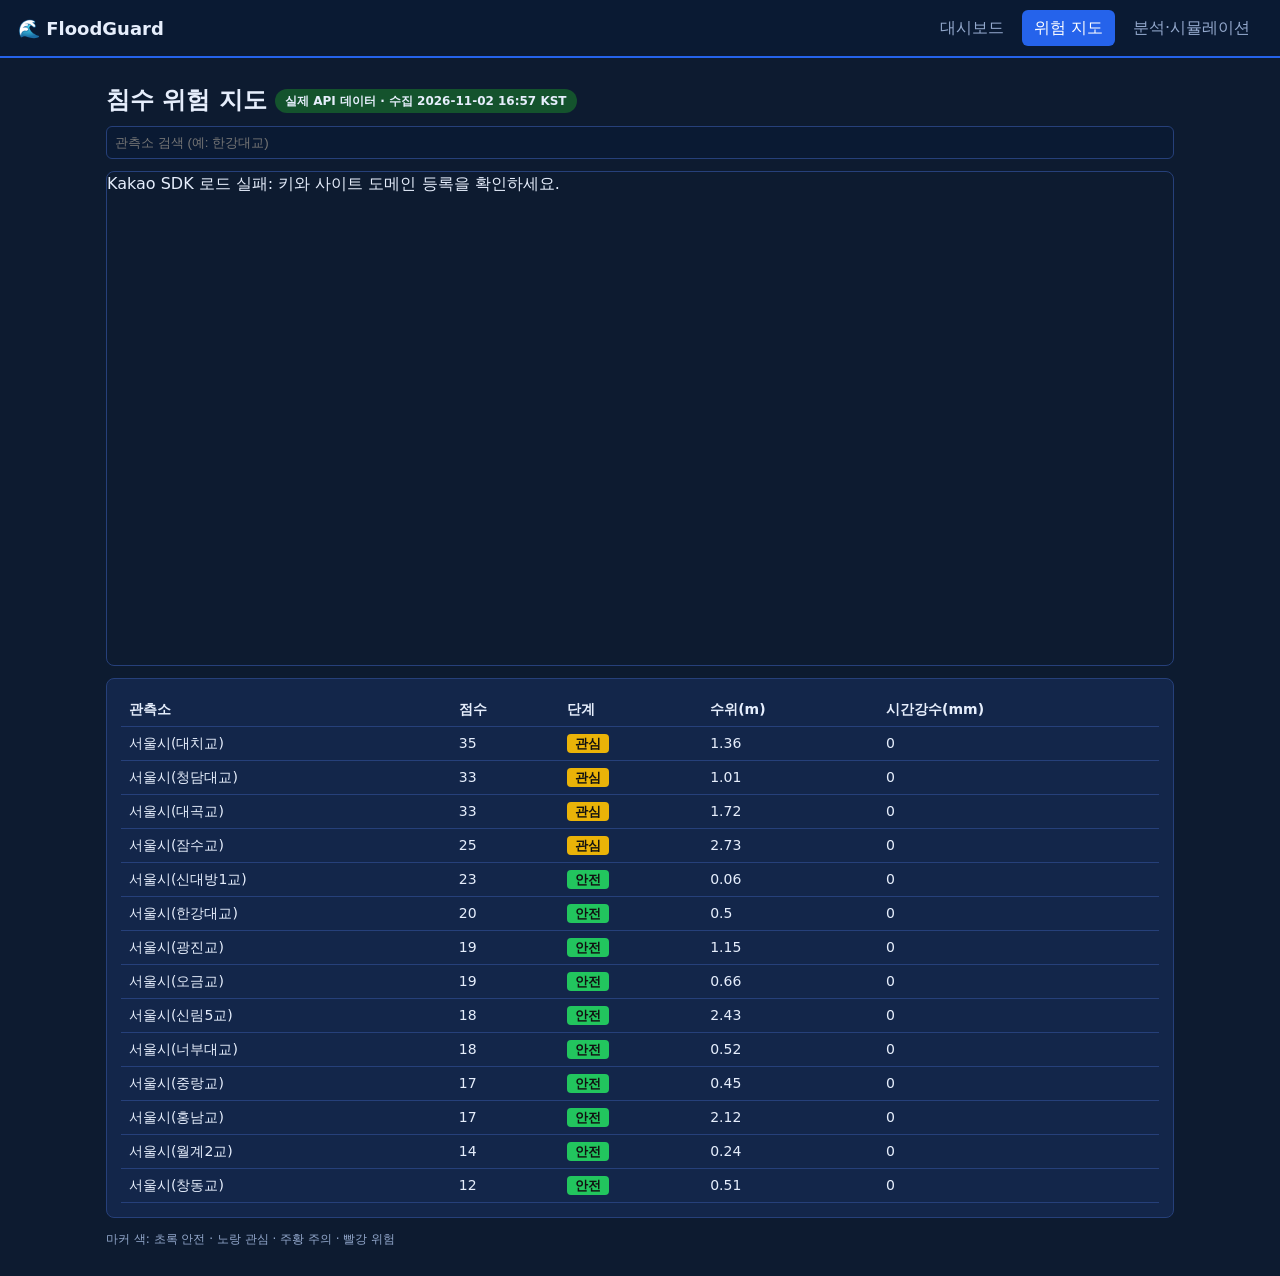
<file: map.html>
<!doctype html>
<html lang="ko">

<head>
    <meta charset="utf-8">
    <meta name="viewport" content="width=device-width,initial-scale=1">
    <link rel="stylesheet" href="css/style.css">
    <title>FloodGuard 위험 지도</title>
</head>

<body>
    <main>
        <h2>침수 위험 지도 <span id="b"></span></h2>
        <input id="q" placeholder="관측소 검색 (예: 한강대교)">
        <div id="map"></div>
        <div class="card">
            <table id="lst"></table>
        </div>
        <p class="note">마커 색: 초록 안전 · 노랑 관심 · 주황 주의 · 빨강 위험</p>
    </main>
    <script type="module">
        import { load, shell, badge, rows, lvTag } from './js/app.js'; import { KAKAO_JS_KEY } from './js/config.js';
        shell('map.html'); const d = await load(), $ = id => document.getElementById(id); $('b').innerHTML = badge(d);
        const R = d ? rows(d) : [];
        $('lst').innerHTML = R.length ? '<tr><th>관측소</th><th>점수</th><th>단계</th><th>수위(m)</th><th>시간강수(mm)</th></tr>' + R.map(r => `<tr><td>${r.name}</td><td>${r.score.toFixed(0)}</td><td>${lvTag(r.lv)}</td><td>${r.wl ?? '—'}</td><td>${r.rain1h ?? '—'}</td></tr>`).join('') : '데이터가 없습니다.';
        if (!KAKAO_JS_KEY) { $('map').innerHTML = '<p class="note" style="padding:16px">js/config.js에 Kakao JavaScript 키를 입력하면 지도가 표시됩니다.</p>' } else {
            await new Promise((ok, no) => { const s = document.createElement('script'); s.src = `https://dapi.kakao.com/v2/maps/sdk.js?appkey=${KAKAO_JS_KEY}&autoload=false`; s.onload = ok; s.onerror = no; document.head.append(s) }).catch(() => { $('map').textContent = 'Kakao SDK 로드 실패: 키와 사이트 도메인 등록을 확인하세요.' });
            if (window.kakao) kakao.maps.load(() => {
                const map = new kakao.maps.Map($('map'), { center: new kakao.maps.LatLng(37.55, 126.99), level: 8 }), info = new kakao.maps.InfoWindow({ zIndex: 2 }), M = [];
                R.forEach(s => {
                    const pos = new kakao.maps.LatLng(s.lat, s.lon), dot = document.createElement('div');
                    dot.style.cssText = `width:18px;height:18px;border-radius:50%;background:${s.lv.c};border:2px solid #fff;cursor:pointer`;
                    const open = () => { info.setContent(`<div style="padding:8px;font-size:13px;color:#000;min-width:190px"><b>${s.name}</b><br>위험 점수 ${s.score.toFixed(0)} (${s.lv.n})<br>수위 ${s.wl ?? '—'}m · 시간강수 ${s.rain1h ?? '—'}mm</div>`); info.setPosition(pos); info.open(map) };
                    dot.onclick = open; new kakao.maps.CustomOverlay({ map, position: pos, content: dot }); M.push({ s, pos, open })
                });
                $('q').onchange = e => { const m = M.find(x => x.s.name.includes(e.target.value.trim())); if (m) { map.setCenter(m.pos); map.setLevel(4); m.open() } }
            })
        }
    </script>
</body>

</html>
</file>
<file: css/style.css>
:root {
    --navy: #0a1a33;
    --blue: #2563eb;
    --bg: #0d1b30;
    --card: #13264a;
    --line: #26407a;
    --tx: #e6eefc;
    --mut: #93a8cc
}

* {
    box-sizing: border-box
}

body {
    margin: 0;
    font-family: "Pretendard", "Noto Sans KR", system-ui, sans-serif;
    background: var(--bg);
    color: var(--tx);
    line-height: 1.5
}

nav {
    display: flex;
    gap: 6px;
    align-items: center;
    padding: 10px 18px;
    background: var(--navy);
    border-bottom: 2px solid var(--blue);
    flex-wrap: wrap
}

nav b {
    margin-right: auto;
    font-size: 18px
}

nav a {
    color: var(--mut);
    text-decoration: none;
    padding: 6px 12px;
    border-radius: 6px
}

nav a.on {
    color: #fff;
    background: var(--blue)
}

main {
    max-width: 1100px;
    margin: 0 auto;
    padding: 16px
}

h2 {
    margin: 8px 0
}

.badge {
    display: inline-block;
    padding: 3px 10px;
    border-radius: 999px;
    font-size: 12px;
    vertical-align: middle
}

.live {
    background: #14532d
}

.demo {
    background: #7c4a03
}

.grid {
    display: grid;
    gap: 12px;
    grid-template-columns: repeat(auto-fit, minmax(230px, 1fr))
}

.card {
    background: var(--card);
    border: 1px solid var(--line);
    border-radius: 8px;
    padding: 14px
}

.card h3 {
    margin: 0 0 6px;
    font-size: 13px;
    color: var(--mut);
    font-weight: 500
}

.big {
    font-size: 24px;
    font-weight: 700
}

table {
    width: 100%;
    border-collapse: collapse
}

td,
th {
    padding: 6px 8px;
    text-align: left;
    border-bottom: 1px solid var(--line);
    font-size: 14px
}

.lv {
    padding: 2px 8px;
    border-radius: 4px;
    color: #111;
    font-weight: 700;
    font-size: 13px
}

input,
select {
    width: 100%;
    padding: 8px;
    border-radius: 6px;
    border: 1px solid var(--line);
    background: var(--navy);
    color: var(--tx)
}

input[type=range] {
    padding: 0
}

#map {
    height: 55vh;
    border-radius: 8px;
    border: 1px solid var(--line);
    margin: 12px 0
}

.note {
    color: var(--mut);
    font-size: 12px
}

.row {
    display: flex;
    justify-content: space-between;
    font-size: 14px
}

@media(max-width:600px) {
    .big {
        font-size: 20px
    }
}
</file>
